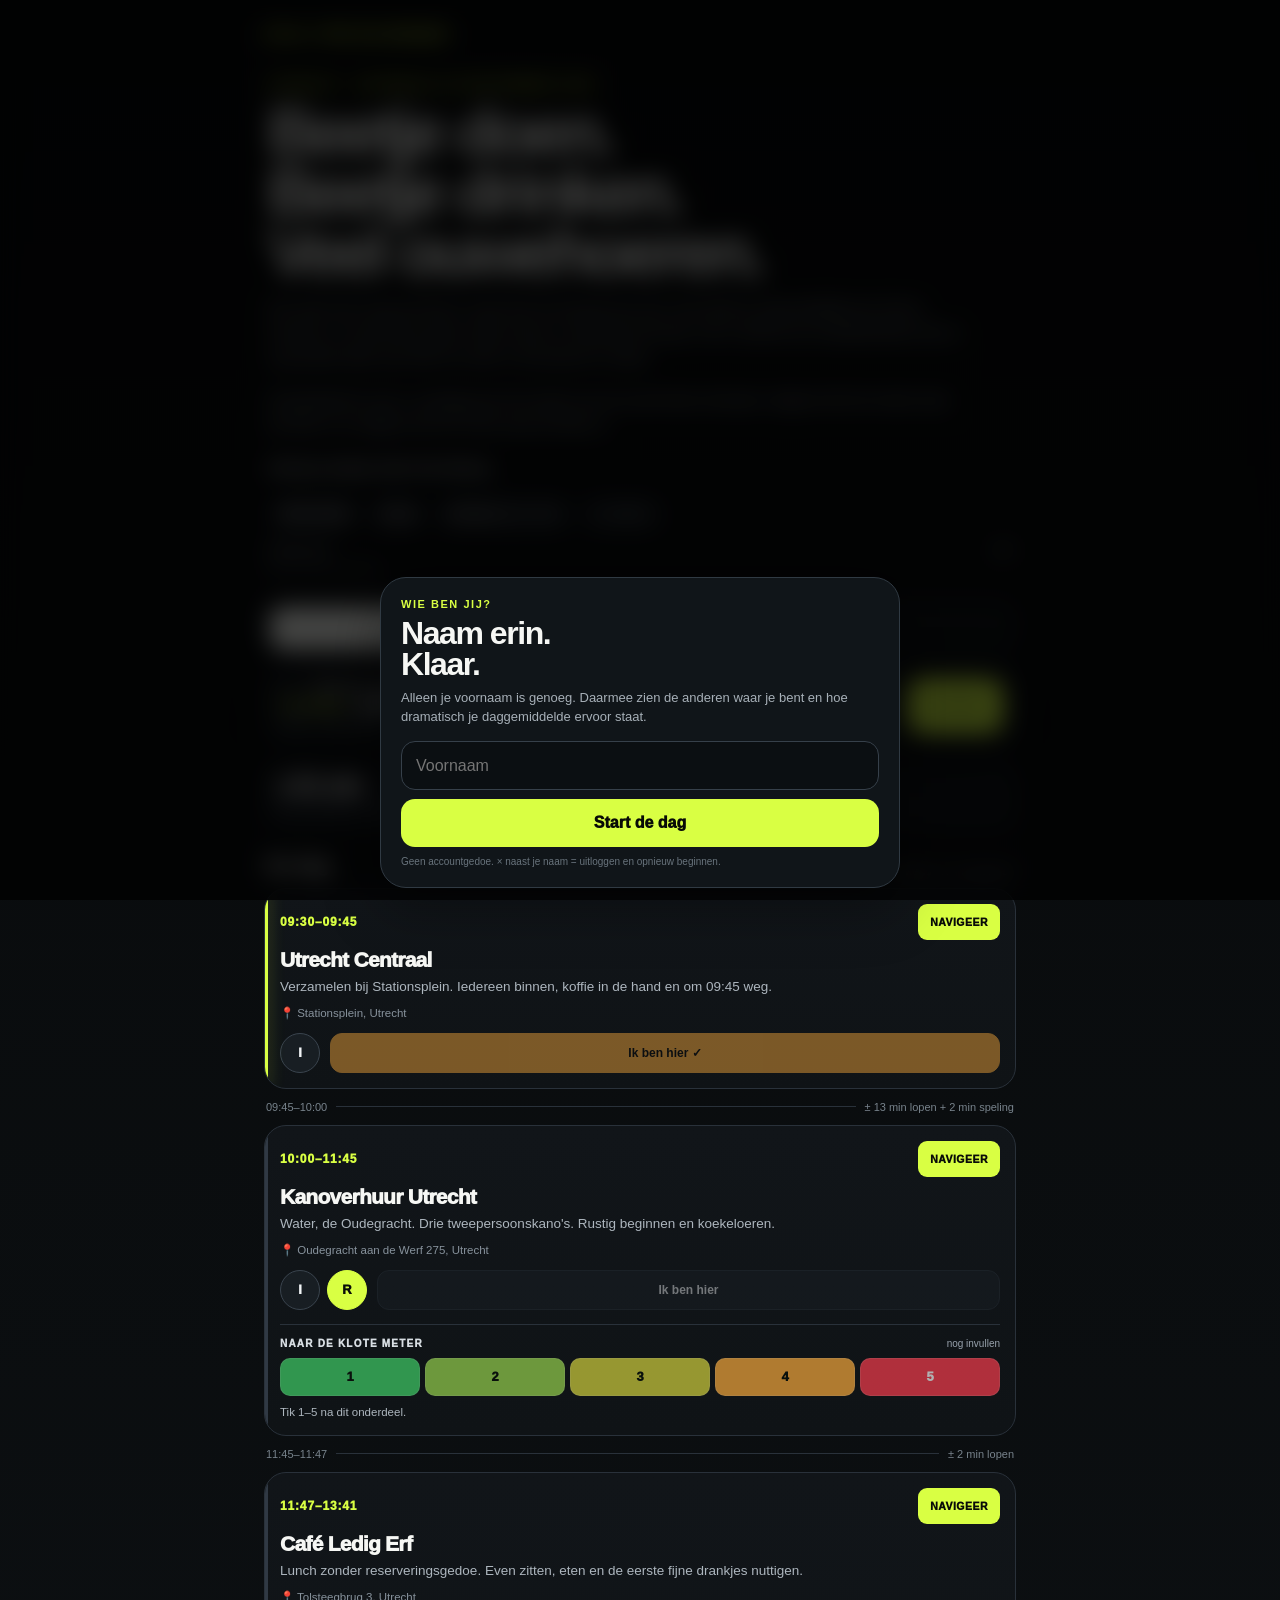
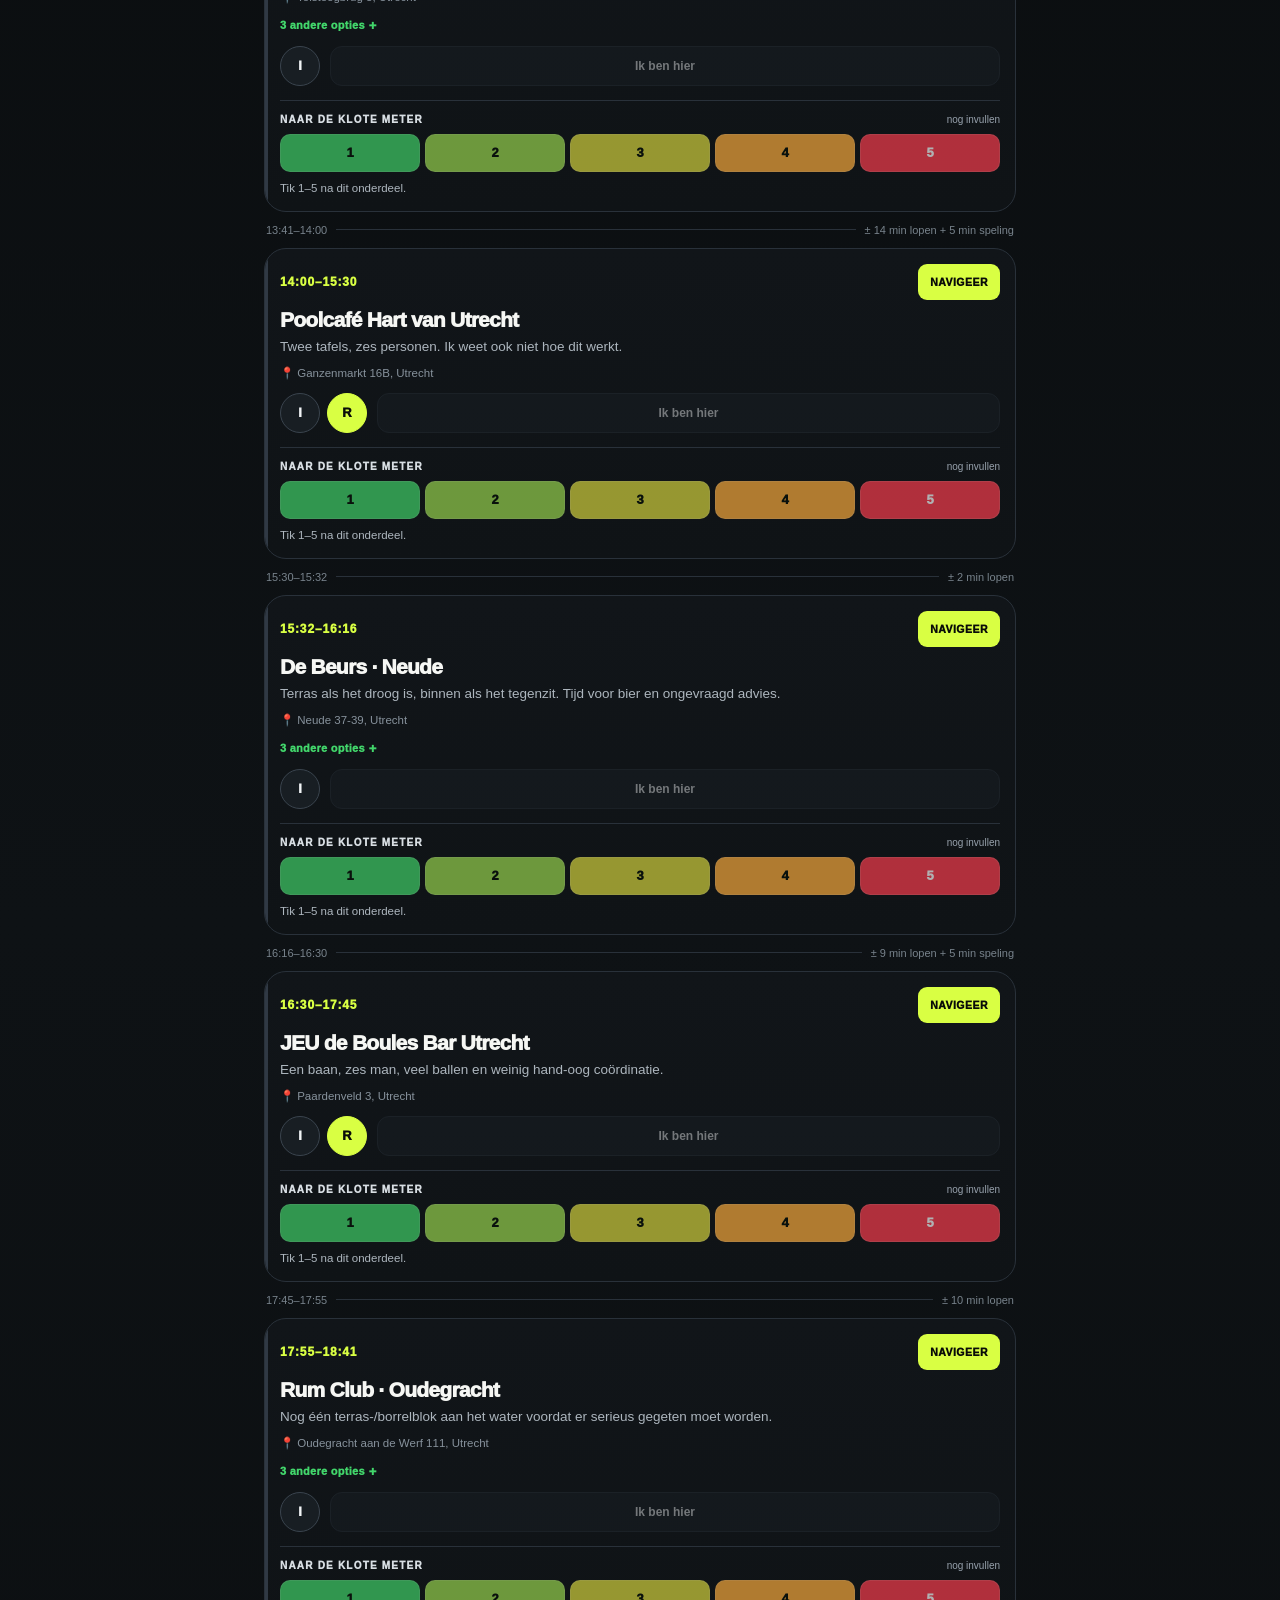
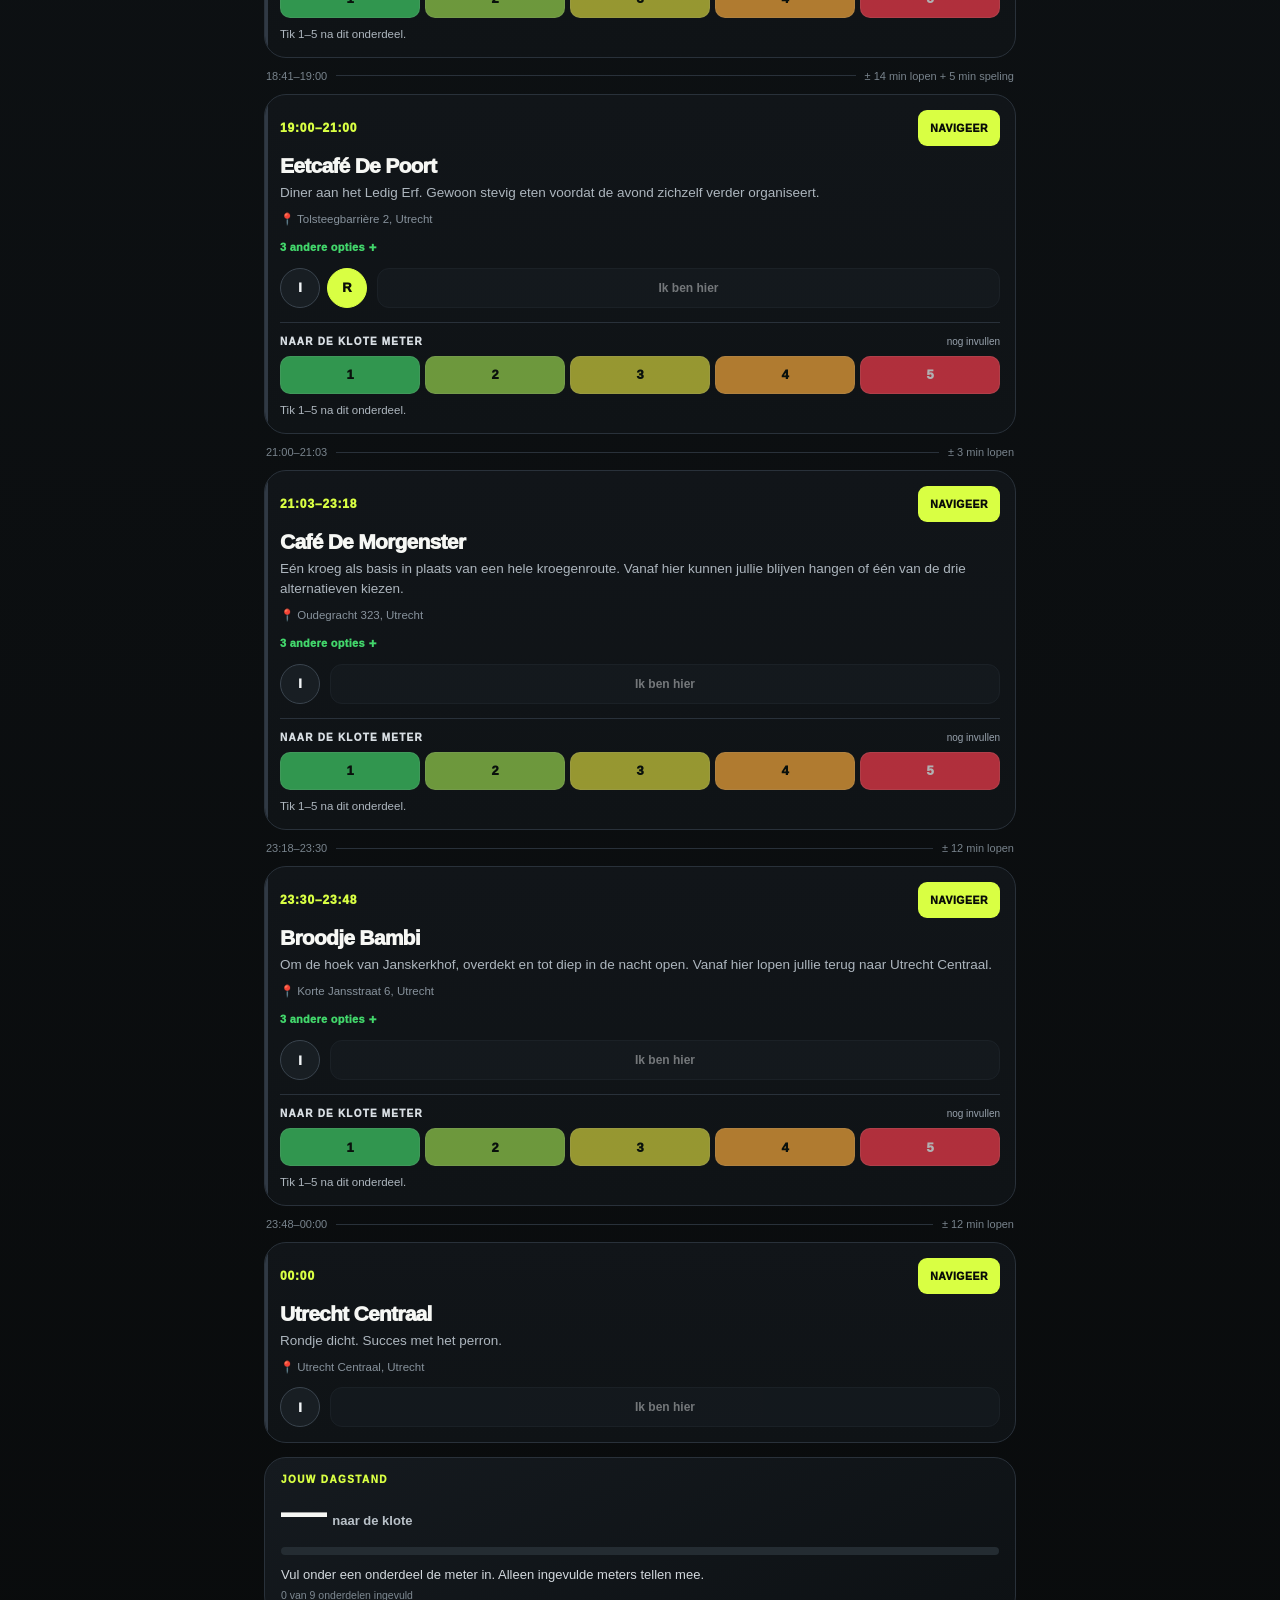
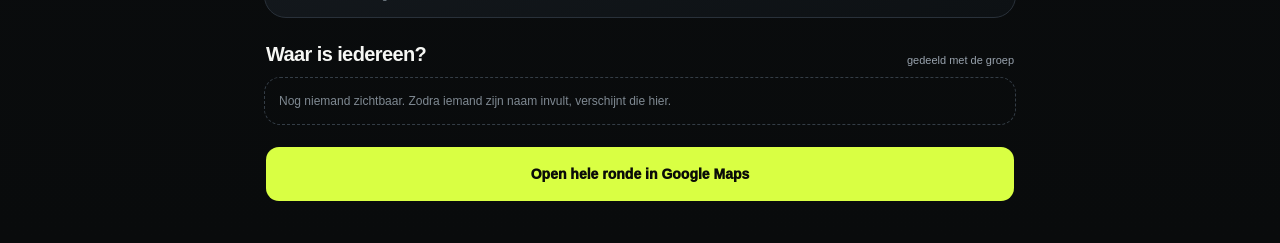
<file: utrecht-sport-spel-24okt2026-v32/index.html>
<!doctype html>
<html lang="nl">
<head>
<meta charset="utf-8" />
<meta name="viewport" content="width=device-width,initial-scale=1,viewport-fit=cover" />
<meta name="theme-color" content="#090b0c" />
<title>UTCA // FÜR DIE MÄNNER — 26 september 2026</title>
<style>
:root{
  --bg:#090b0c;--panel:#111519;--panel2:#161b20;--line:#29313a;--text:#f6f7f4;--muted:#98a2ad;
  --lime:#d9ff43;--blue:#79e5ff;--green:#42d66b;--yellow:#d9d83f;--orange:#ffae3d;--orangered:#ff7043;--red:#ff3e4f;
  --shadow:0 20px 55px rgba(0,0,0,.34);--r:22px;
}
*{box-sizing:border-box} html{scroll-behavior:smooth} body{margin:0;background:linear-gradient(180deg,#07090a 0%,#0e1215 50%,#090b0c 100%);color:var(--text);font-family:Inter,ui-sans-serif,-apple-system,BlinkMacSystemFont,"Segoe UI",sans-serif}
a{color:inherit;text-decoration:none} button,input{font:inherit}.app{max-width:780px;margin:0 auto;padding:14px 14px 34px}
.topline{display:flex;align-items:center;justify-content:space-between;gap:10px;min-height:42px}.brand{font-weight:950;letter-spacing:.13em;font-size:12px;color:var(--lime)}
.userchip{display:none;align-items:center;gap:8px;border:1px solid var(--line);background:#12171b;border-radius:999px;padding:7px 8px 7px 12px;font-size:12px;font-weight:800}.userchip.show{display:flex}.userchip button{width:24px;height:24px;border:0;border-radius:50%;background:#252d34;color:#c6cdd4;cursor:pointer}
.roster-wrap{margin-top:14px}.roster-head{display:flex;align-items:center;justify-content:space-between;gap:10px;margin-bottom:7px;font-size:10px;font-weight:950;letter-spacing:.12em;text-transform:uppercase;color:#7f8992}.roster{display:flex;flex-wrap:wrap;gap:7px}.roster-empty{font-size:11px;color:#69747d}.roster-chip{display:inline-flex;align-items:center;gap:7px;min-height:34px;padding:0 7px 0 11px;border:1px solid var(--line);background:#101519;border-radius:999px;font-size:11.5px;font-weight:900;color:#d7dde2}.roster-chip.me{border-color:rgba(217,255,67,.55);color:var(--lime)}.roster-chip button{width:22px;height:22px;border:0;border-radius:50%;background:#252d34;color:#aeb7bf;font-weight:900;line-height:1;cursor:pointer}.roster-chip button:hover{background:#343e47;color:#fff}.roster-chip button:active{transform:scale(.94)}
.hero{padding:22px 4px 12px}.kicker{font-size:12px;font-weight:900;letter-spacing:.16em;text-transform:uppercase;color:var(--lime)}h1{font-size:clamp(38px,9vw,66px);line-height:.91;letter-spacing:-.06em;margin:10px 0 14px;max-width:720px}.hero-copy{max-width:700px}.hero-copy p{margin:0 0 18px;color:#aab3bc;font-size:15px;line-height:1.65}.hero-copy p:last-child{margin-bottom:0;color:#dfe5ea;font-weight:700}.meta{display:flex;flex-wrap:wrap;gap:8px;margin-top:16px}.chip{border:1px solid var(--line);background:#101418;border-radius:999px;padding:9px 11px;font-size:12px;color:#bcc5cd}.chip strong{color:#fff}
.switcher{position:relative;z-index:1;display:grid;grid-template-columns:1fr 1fr;gap:5px;margin:14px 0 10px;padding:5px;border:1px solid var(--line);background:#0f1316;border-radius:18px}.switcher button{border:0;background:transparent;color:#9aa4ad;border-radius:13px;padding:12px 8px;font-weight:900;cursor:pointer}.switcher button.active{background:#f2f4ef;color:#07090a}
.journeybar{position:sticky;top:7px;z-index:35;display:grid;grid-template-columns:minmax(0,1fr) auto;align-items:center;gap:12px;margin:0 0 13px;padding:12px 12px 12px 14px;border:1px solid var(--line);background:rgba(15,19,22,.96);-webkit-backdrop-filter:blur(18px);backdrop-filter:blur(18px);border-radius:18px;box-shadow:var(--shadow)}.journeycopy{min-width:0}.journey-now{font-size:10px;letter-spacing:.14em;text-transform:uppercase;color:var(--muted);white-space:nowrap;overflow:hidden;text-overflow:ellipsis}.journey-now strong{color:var(--text);font-weight:900}.journey-next{margin-top:4px;font-size:14px;line-height:1.2;color:var(--text);white-space:nowrap;overflow:hidden;text-overflow:ellipsis}.journey-next span{font-size:10px;letter-spacing:.13em;text-transform:uppercase;color:var(--lime);font-weight:950}.journey-next strong{font-weight:950}.journey-meta{margin-top:4px;font-size:10.5px;color:var(--muted);white-space:nowrap;overflow:hidden;text-overflow:ellipsis}.journey-nav{display:flex;align-items:center;justify-content:center;min-width:96px;min-height:54px;padding:0 13px;background:var(--lime);color:#090c08;border-radius:14px;font-size:10.5px;font-weight:950;letter-spacing:.08em;text-transform:uppercase}.journey-nav.disabled{pointer-events:none;opacity:.45;background:#252d34;color:#98a2ad}
.dashboard{display:grid;grid-template-columns:1.2fr .8fr;gap:9px}.dash{background:var(--panel);border:1px solid var(--line);border-radius:18px;padding:13px}.dash .big{font-size:23px;font-weight:950;letter-spacing:-.04em}.dash .small{font-size:10px;text-transform:uppercase;letter-spacing:.1em;color:var(--muted);margin-top:4px}.live{display:inline-flex;align-items:center;gap:6px;font-size:10px;font-weight:900;color:#9ea8b1;text-transform:uppercase;letter-spacing:.08em}.dot{width:7px;height:7px;border-radius:50%;background:#6d7780}.live.ok .dot{background:var(--green);box-shadow:0 0 12px rgba(66,214,107,.55)}
.meter{margin-top:10px;background:linear-gradient(160deg,#12171a,#0e1215);border:1px solid var(--line);border-radius:22px;padding:15px}.meterhead{display:flex;justify-content:space-between;align-items:flex-end;gap:10px}.meterhead h2{font-size:17px;margin:0;letter-spacing:-.02em}.meterhead span{font-size:11px;color:var(--muted)}.meterbuttons{display:grid;grid-template-columns:repeat(5,1fr);gap:6px;margin-top:12px}.meterbuttons button{min-height:46px;border:1px solid rgba(255,255,255,.12);border-radius:13px;font-weight:950;font-size:16px;color:#061008;cursor:pointer;opacity:.68;transform:scale(.98);transition:.16s}.meterbuttons button:nth-child(1){background:var(--green)}.meterbuttons button:nth-child(2){background:#9bd950}.meterbuttons button:nth-child(3){background:var(--yellow)}.meterbuttons button:nth-child(4){background:var(--orange)}.meterbuttons button:nth-child(5){background:var(--red);color:white}.meterbuttons button.active{opacity:1;transform:scale(1.02);outline:2px solid #fff;outline-offset:1px}.meterline{margin-top:11px;font-size:13px;color:#c7cdd3;line-height:1.4}.meterline strong{color:#fff}
.section-title{display:flex;justify-content:space-between;align-items:end;margin:25px 2px 11px}.section-title h2{margin:0;font-size:20px;letter-spacing:-.03em}.section-title span{font-size:11px;color:var(--muted)}
.timeline{display:flex;flex-direction:column;gap:9px}.walk{display:flex;align-items:center;gap:9px;color:#78838c;font-size:11px;padding:3px 2px}.walk .rule{height:1px;background:var(--line);flex:1}.card{position:relative;background:linear-gradient(180deg,var(--panel) 0%,#0f1316 100%);border:1px solid var(--line);border-radius:var(--r);padding:15px;overflow:hidden}.card::before{content:"";position:absolute;left:0;top:0;bottom:0;width:3px;background:#303944}.card.current::before{background:var(--lime);box-shadow:0 0 15px rgba(217,255,67,.45)}.card .top{display:flex;align-items:center;justify-content:space-between;gap:12px}.time{font-size:12px;font-weight:950;color:var(--lime);letter-spacing:.07em}.navbtn{display:inline-flex;align-items:center;justify-content:center;min-height:36px;padding:0 12px;background:var(--lime);color:#090c08;border:0;border-radius:9px;font-size:10.5px;font-weight:950;letter-spacing:.045em;text-transform:uppercase;white-space:nowrap}.navbtn:active{transform:translateY(1px)}.name{font-size:21px;font-weight:950;letter-spacing:-.035em;margin:8px 0 5px}.desc{font-size:13.5px;line-height:1.48;color:#adb6be;margin:0}.location{margin-top:9px;font-size:11.5px;color:#87929c}.row{display:flex;align-items:center;justify-content:space-between;gap:10px;margin-top:13px}.circles{display:flex;gap:7px}.round{width:40px;height:40px;border-radius:50%;border:1px solid #3a444e;background:#181e23;display:grid;place-items:center;font-weight:950;font-size:13px;color:#f1f4f6}.round.r{background:var(--lime);border-color:var(--lime);color:#0a0d08}.here{flex:1;min-height:40px;border-radius:12px;border:1px solid var(--line);background:#1a2026;color:#edf0f2;font-weight:900;font-size:12px;cursor:pointer}.here.active{background:var(--orange);color:#080a0b;border-color:var(--orange)}.here:disabled{opacity:.45;cursor:not-allowed}
.stop-meter{margin-top:14px;padding-top:13px;border-top:1px solid var(--line)}.stop-meter-head{display:flex;justify-content:space-between;align-items:center;gap:10px}.stop-meter-title{font-size:10px;font-weight:950;letter-spacing:.12em;text-transform:uppercase;color:#d8dee3}.stop-meter-state{font-size:10px;color:var(--muted)}.stop-meter-buttons{display:grid;grid-template-columns:repeat(5,1fr);gap:5px;margin-top:9px}.stop-meter-buttons button{height:38px;border:1px solid rgba(255,255,255,.12);border-radius:10px;font-weight:950;font-size:13px;color:#071008;cursor:pointer;opacity:.67;transition:.14s}.stop-meter-buttons button:nth-child(1){background:var(--green)}.stop-meter-buttons button:nth-child(2){background:#9bd950}.stop-meter-buttons button:nth-child(3){background:var(--yellow)}.stop-meter-buttons button:nth-child(4){background:var(--orange)}.stop-meter-buttons button:nth-child(5){background:var(--red);color:#fff}.stop-meter-buttons button.active{opacity:1;outline:2px solid #fff;outline-offset:1px;transform:translateY(-1px)}.stop-meter-copy{margin-top:8px;font-size:11.5px;line-height:1.4;color:#aeb7bf}.stop-meter-copy strong{color:#fff}.dayresult{margin-top:14px;border:1px solid var(--line);background:linear-gradient(155deg,#151a1f,#0d1114);border-radius:22px;padding:16px}.result-kicker{font-size:10px;font-weight:950;letter-spacing:.14em;text-transform:uppercase;color:var(--lime)}.result-main{display:flex;align-items:flex-end;gap:8px;margin-top:6px}.result-main strong{font-size:46px;line-height:.9;letter-spacing:-.06em}.result-main span{font-size:13px;font-weight:900;color:#b9c1c8;padding-bottom:5px}.result-bar{height:8px;background:#242c32;border-radius:999px;overflow:hidden;margin-top:14px}.result-bar i{display:block;width:0;height:100%;background:var(--green);border-radius:inherit;transition:.2s}.result-copy{margin-top:11px;font-size:13px;line-height:1.45;color:#d2d8dd}.result-copy strong{color:#fff}.result-meta{margin-top:5px;font-size:10.5px;color:#7e8992}.score.percent{width:44px;border-radius:999px;font-size:10px;color:#071008}
.group{display:flex;flex-direction:column;gap:8px}.person{display:grid;grid-template-columns:1fr auto;gap:10px;align-items:center;border:1px solid var(--line);background:var(--panel);border-radius:16px;padding:11px 12px}.person strong{font-size:13px}.person small{display:block;color:var(--muted);margin-top:3px;font-size:11px}.score{width:32px;height:32px;border-radius:50%;display:grid;place-items:center;font-weight:950;color:#081008;font-size:13px}.empty{border:1px dashed #343d46;border-radius:16px;padding:14px;color:#7f8992;font-size:12px;line-height:1.5}
.routebox{background:linear-gradient(150deg,#14191e,#0e1215);border:1px solid var(--line);border-radius:22px;padding:15px}.routebox h3{margin:0 0 6px;font-size:17px}.routebox p{margin:0 0 13px;font-size:12.5px;line-height:1.5;color:#9aa4ad}.routepills{display:flex;gap:6px;flex-wrap:wrap;margin-bottom:13px}.routepills span{border:1px solid var(--line);border-radius:999px;padding:7px 9px;font-size:10.5px;color:#bcc4cb}.routebtn{display:flex;align-items:center;justify-content:center;min-height:44px;background:var(--lime);border-radius:13px;color:#0a0c08;font-size:12px;font-weight:950}.route-only{margin-top:22px;padding:0 2px 8px}.route-only .routebtn{min-height:54px;font-size:14px}
.note{margin-top:14px;border:1px solid #3a3322;background:#1b1810;border-radius:16px;padding:13px 14px;color:#d7cba3;font-size:11.5px;line-height:1.5}.note strong{color:#fff3bd}footer{margin:22px 4px 0;color:#65717b;font-size:10.5px;line-height:1.55}
.overlay{position:fixed;inset:0;z-index:80;background:rgba(0,0,0,.72);backdrop-filter:blur(12px);display:none;align-items:flex-end;justify-content:center;padding:12px}.overlay.show{display:flex}.login{width:min(100%,520px);background:#101519;border:1px solid #303a43;border-radius:26px;padding:20px;box-shadow:var(--shadow)}.login .minihead{font-size:11px;font-weight:900;letter-spacing:.14em;color:var(--lime);text-transform:uppercase}.login h2{font-size:32px;line-height:.98;letter-spacing:-.045em;margin:8px 0 9px}.login p{color:#a7b0b8;font-size:13px;line-height:1.45;margin:0 0 14px}.login input{width:100%;height:49px;border-radius:14px;border:1px solid #36404a;background:#0b0f12;color:#fff;padding:0 14px;outline:none}.login input:focus{border-color:var(--lime)}.login button{width:100%;height:48px;margin-top:9px;border:0;border-radius:14px;background:var(--lime);color:#080b06;font-weight:950;cursor:pointer}.login .privacy{margin-top:9px;font-size:10px;color:#68737c}
.toast{position:fixed;left:50%;transform:translateX(-50%);bottom:20px;z-index:90;background:#f1f3ef;color:#090b0c;font-size:11px;font-weight:900;padding:10px 13px;border-radius:999px;opacity:0;pointer-events:none;transition:.2s}.toast.show{opacity:1}

.alternatives{margin-top:11px}.alternatives summary{list-style:none;cursor:pointer;display:inline-flex;align-items:center;gap:4px;width:auto;background:transparent;color:var(--green);border:0;border-radius:0;padding:0;font-size:11px;font-weight:950;letter-spacing:.025em;line-height:1.25}.alternatives summary::-webkit-details-marker{display:none}.alternatives summary span{color:inherit;font-size:13px;line-height:1;transform-origin:center;transition:.14s}.alternatives[open] summary{color:#eef2f4}.alternatives[open] summary span{transform:rotate(45deg)}.alt-list{display:flex;flex-direction:column;gap:7px;margin-top:9px}.alt-row{display:grid;grid-template-columns:minmax(0,1fr) auto;gap:10px;align-items:center;padding:9px 0;border-top:1px solid rgba(255,255,255,.055)}.alt-row:first-child{border-top:0}.alt-select{appearance:none;-webkit-appearance:none;width:100%;padding:0;border:0;background:transparent;color:inherit;text-align:left;cursor:pointer}.alt-select:active .alt-name{color:var(--lime)}.alt-select:disabled{cursor:not-allowed;opacity:.42}.alt-select:disabled .alt-name{color:#98a2aa}.alt-name{font-size:12.5px;font-weight:900;color:#eef2f4}.alt-walk{font-size:10px;font-weight:850;color:#8e99a2;margin-left:4px;white-space:nowrap}.alt-note{font-size:10.5px;color:#7f8a93;margin-top:2px;line-height:1.35}.alt-actions{display:flex;gap:5px}.mini-round{width:30px;height:30px;border-radius:50%;border:1px solid #3a444e;background:#181e23;display:grid;place-items:center;font-weight:950;font-size:10px;color:#f1f4f6}.mini-round.r{background:var(--lime);border-color:var(--lime);color:#0a0d08}.legend{font-size:10px;color:#7d8891;margin:7px 2px 0}.boot-error{display:none;margin:10px 0;padding:11px;border:1px solid #6a3a3f;background:#241315;color:#ffb8be;font-size:11px;line-height:1.4}.boot-error.show{display:block}

@media(max-width:470px){.app{padding-left:11px;padding-right:11px}.dashboard{grid-template-columns:1fr 1fr}.hero{padding-top:16px}.name{font-size:19px}.row{align-items:stretch}.round{width:38px;height:38px}.here{min-width:105px}.login{border-radius:22px}.overlay{align-items:flex-end}.journeybar{top:max(7px,env(safe-area-inset-top));gap:9px;padding:11px}.journey-next{font-size:13px}.journey-nav{min-width:88px;min-height:52px;padding:0 11px}}
</style>
</head>
<body>
<main class="app">
  <div class="topline">
    <div class="brand">UTCA // FÜR DIE MÄNNER</div>
    <div class="userchip" id="userChip"><span id="userName"></span><button id="logout" aria-label="Naam wissen">×</button></div>
  </div>

  <header class="hero" id="dag">
    <div class="kicker">Utrecht · zaterdag 26 september 2026</div>
    <h1>Beetje doen.<br>Beetje drinken.<br>Veel ouwehoeren.</h1>
    <div class="hero-copy"><p>Een wijs man zong ooit dat er maar één de winnaar kan zijn. Dan denk je waarschijnlijk aan Henny Huisman. En dat heb je goed. Maar Henny is helemaal niet wijs. Het is slechts een aandachtshoer die er nog steeds alles aan doet om weer in the picture te staan.</p><p>Desalniettemin zijn er vandaag aan het einde van de avond twee winnaars: degene die het meest naar de klote is en degene die het minst naar de klote is.</p><p>Choose wisely. Don’t be Henny.</p></div>
    <div class="meta">
      <div class="chip"><strong>09:30–00:00</strong></div>
      <div class="chip"><strong>6 man</strong></div>
      <div class="chip" id="walkChip"><strong>± 90 min</strong> lopen totaal</div>
      <div class="chip"><span class="live" id="liveState"><span class="dot"></span><span>lokaal</span></span></div>
    </div>
    <div class="roster-wrap" aria-label="Ingelogde deelnemers">
      <div class="roster-head"><span>Ingelogd</span><span id="rosterCount">0/6</span></div>
      <div class="roster" id="roster"><span class="roster-empty">Nog niemand zichtbaar.</span></div>
    </div>
  </header>

  <div class="switcher" aria-label="Weeroptie">
    <button class="active" data-mode="sun">☀️ Zon</button>
    <button data-mode="rain">🌧️ Regen</button>
  </div>

  <div class="journeybar" id="journeyBar" aria-live="polite">
    <div class="journeycopy">
      <div class="journey-now">NU · <strong id="journeyNow">Utrecht Centraal</strong></div>
      <div class="journey-next"><span>VOLGENDE</span> · <strong id="journeyNext">Kanoverhuur Utrecht</strong></div>
      <div class="journey-meta" id="journeyMeta">10:00 · volgende stop</div>
    </div>
    <a class="journey-nav" id="journeyNav" href="#">NAVIGEER</a>
  </div>

  <section class="dashboard">
    <div class="dash"><div class="big" id="routeWalk">± 90 min</div><div class="small">hele ronde lopen</div></div>
    <div class="dash"><div class="big" id="groupAverage">—</div><div class="small">groep gemiddeld</div></div>
  </section>



  <div class="boot-error show" id="jsPreviewWarning"><strong>iOS-bestandsweergave:</strong> als je dit bericht blijft zien, wordt JavaScript in deze lokale HTML-weergave niet uitgevoerd. De route blijft zichtbaar; voor login, meters en wisselknoppen open je dezelfde pagina via http:// of https://.</div>
  <div class="boot-error" id="bootError">De interactieve laag kon niet starten. Open deze pagina rechtstreeks in Safari/Chrome of publiceer hem via Cloudflare Pages.</div>
  <noscript><div class="boot-error show"><strong>JavaScript staat uit in deze weergave.</strong> Daarom werken login, meters en locatiekeuzes hier niet. De route en directe links hieronder blijven wel bruikbaar.</div></noscript>
  <div class="section-title"><h2>De dag</h2><span>I = reviews · R = reserveren</span></div>
  <section class="timeline" id="timeline">
    <article class="card" data-static-fallback="1"><div class="top"><div class="time">09:30–09:45</div><a class="navbtn" href="https://www.google.com/maps/dir/?api=1&destination=Stationsplein%2C%20Utrecht&travelmode=walking" target="_blank">NAVIGEER</a></div><div class="name">Utrecht Centraal</div><p class="desc">Verzamelen bij Stationsplein. Iedereen binnen, koffie in de hand en om 09:45 weg.</p><div class="location">📍 Stationsplein, Utrecht</div><div class="row"><div class="circles"><a class="round" href="https://www.google.com/maps/search/?api=1&query=Utrecht%20Centraal" target="_blank">I</a></div></div></article>
    <div class="walk"><span>09:45–10:00</span><div class="rule"></div><span>± 13 min lopen + 2 min speling</span></div>
    <article class="card" data-static-fallback="1"><div class="top"><div class="time">10:00–11:45</div><a class="navbtn" href="https://www.google.com/maps/dir/?api=1&destination=Oudegracht%20aan%20de%20Werf%20275%2C%20Utrecht&travelmode=walking" target="_blank">NAVIGEER</a></div><div class="name">Kanoverhuur Utrecht</div><p class="desc">Water, de Oudegracht. Drie tweepersoonskano's. Rustig beginnen en koekeloeren.</p><div class="location">📍 Oudegracht aan de Werf 275, Utrecht</div><div class="row"><div class="circles"><a class="round" href="https://www.google.com/maps/search/?api=1&query=Kanoverhuur%20Utrecht%20Oudegracht%20aan%20de%20Werf%20275%20Utrecht" target="_blank">I</a><a class="round r" href="https://kanoverhuurutrecht.nl/reserveren" target="_blank">R</a></div></div></article>
    <div class="walk"><span>12:00–12:02</span><div class="rule"></div><span>± 2 min lopen</span></div>
    <article class="card" data-static-fallback="1"><div class="top"><div class="time">12:02–13:41</div><a class="navbtn" href="https://www.google.com/maps/dir/?api=1&destination=Tolsteegbrug%203%2C%20Utrecht&travelmode=walking" target="_blank">NAVIGEER</a></div><div class="name">Café Ledig Erf</div><p class="desc">Lunch zonder reserveringsgedoe. Even zitten, eten en de eerste fijne drankjes nuttigen.</p><div class="location">📍 Tolsteegbrug 3, Utrecht</div><details class="alternatives"><summary>3 andere opties <span>+</span></summary><div class="alt-list"><div class="alt-row"><div><div class="alt-name">Léo Léo</div><div class="alt-note">Franse lunch · Twijnstraat 58</div></div></div><div class="alt-row"><div><div class="alt-name">BROEI</div><div class="alt-note">Plantaardige lunch · Oosterkade 24</div></div></div><div class="alt-row"><div><div class="alt-name">Orloff aan de Kade</div><div class="alt-note">Lunch aan de kade · Oosterkade 18</div></div></div></div></details><div class="row"><div class="circles"><a class="round" href="https://www.google.com/maps/search/?api=1&query=Caf%C3%A9%20Ledig%20Erf%20Tolsteegbrug%203%20Utrecht" target="_blank">I</a></div></div></article>
    <div class="walk"><span>13:41–14:00</span><div class="rule"></div><span>± 14 min lopen + 5 min speling</span></div>
    <article class="card" data-static-fallback="1"><div class="top"><div class="time">14:00–15:30</div><a class="navbtn" href="https://www.google.com/maps/dir/?api=1&destination=Ganzenmarkt%2016B%2C%20Utrecht&travelmode=walking" target="_blank">NAVIGEER</a></div><div class="name">Poolcafé Hart van Utrecht</div><p class="desc">Twee tafels, zes personen. Ik weet ook niet hoe dit werkt.</p><div class="location">📍 Ganzenmarkt 16B, Utrecht</div><div class="row"><div class="circles"><a class="round" href="https://www.google.com/maps/search/?api=1&query=Poolcaf%C3%A9%20Hart%20van%20Utrecht%20Ganzenmarkt%2016B%20Utrecht" target="_blank">I</a><a class="round r" href="https://www.poolenutrecht.nl/reserveren/" target="_blank">R</a></div></div></article>
    <div class="walk"><span>15:30–15:32</span><div class="rule"></div><span>± 2 min lopen</span></div>
    <article class="card" data-static-fallback="1"><div class="top"><div class="time">15:32–16:16</div><a class="navbtn" href="https://www.google.com/maps/dir/?api=1&destination=Neude%2037-39%2C%20Utrecht&travelmode=walking" target="_blank">NAVIGEER</a></div><div class="name">De Beurs · Neude</div><p class="desc">Terras als het droog is, binnen als het tegenzit. Tijd voor bier en ongevraagd advies.</p><div class="location">📍 Neude 37-39, Utrecht</div><details class="alternatives"><summary>3 andere opties <span>+</span></summary><div class="alt-list"><div class="alt-row"><div><div class="alt-name">Café Le Journal</div><div class="alt-note">Neude 32–34</div></div></div><div class="alt-row"><div><div class="alt-name">Tapperij de Luifel</div><div class="alt-note">Neude 35</div></div></div><div class="alt-row"><div><div class="alt-name">Ubica</div><div class="alt-note">Bier &amp; cocktails · Ganzenmarkt 24</div></div></div></div></details><div class="row"><div class="circles"><a class="round" href="https://www.google.com/maps/search/?api=1&query=De%20Beurs%20Neude%20Utrecht" target="_blank">I</a></div></div></article>
    <div class="walk"><span>16:16–16:30</span><div class="rule"></div><span>± 9 min lopen + 5 min speling</span></div>
    <article class="card" data-static-fallback="1"><div class="top"><div class="time">16:30–17:45</div><a class="navbtn" href="https://www.google.com/maps/dir/?api=1&destination=Paardenveld%203%2C%20Utrecht&travelmode=walking" target="_blank">NAVIGEER</a></div><div class="name">JEU de Boules Bar Utrecht</div><p class="desc">Een baan, zes man, veel ballen en weinig hand-oog coördinatie.</p><div class="location">📍 Paardenveld 3, Utrecht</div><div class="row"><div class="circles"><a class="round" href="https://www.google.com/maps/search/?api=1&query=JEU%20de%20boules%20bar%20Utrecht%20Paardenveld%203" target="_blank">I</a><a class="round r" href="https://jeudeboulesbar.nl/reserveren/" target="_blank">R</a></div></div></article>
    <div class="walk"><span>17:45–17:55</span><div class="rule"></div><span>± 10 min lopen</span></div>
    <article class="card" data-static-fallback="1"><div class="top"><div class="time">17:55–18:41</div><a class="navbtn" href="https://www.google.com/maps/dir/?api=1&destination=Oudegracht%20aan%20de%20Werf%20111%2C%20Utrecht&travelmode=walking" target="_blank">NAVIGEER</a></div><div class="name">Rum Club · Oudegracht</div><p class="desc">Nog één terras-/borrelblok aan het water voordat er serieus gegeten moet worden.</p><div class="location">📍 Oudegracht aan de Werf 111, Utrecht</div><details class="alternatives"><summary>3 andere opties <span>+</span></summary><div class="alt-list"><div class="alt-row"><div><div class="alt-name">Winkel van Sinkel</div><div class="alt-note">Oudegracht 158</div></div></div><div class="alt-row"><div><div class="alt-name">Beers &amp; Barrels Centrum</div><div class="alt-note">Oudegracht a/d Werf 125</div></div></div><div class="alt-row"><div><div class="alt-name">Kafé België</div><div class="alt-note">Speciaalbier · Oudegracht 196</div></div></div></div></details><div class="row"><div class="circles"><a class="round" href="https://www.google.com/maps/search/?api=1&query=Rum%20Club%20Oudegracht%20aan%20de%20Werf%20111%20Utrecht" target="_blank">I</a></div></div></article>
    <div class="walk"><span>18:41–19:00</span><div class="rule"></div><span>± 14 min lopen + 5 min speling</span></div>
    <article class="card" data-static-fallback="1"><div class="top"><div class="time">19:00–21:00</div><a class="navbtn" href="https://www.google.com/maps/dir/?api=1&destination=Tolsteegbarri%C3%A8re%202%2C%20Utrecht&travelmode=walking" target="_blank">NAVIGEER</a></div><div class="name">Eetcafé De Poort</div><p class="desc">Diner aan het Ledig Erf. Gewoon stevig eten voordat de avond zichzelf verder organiseert.</p><div class="location">📍 Tolsteegbarrière 2, Utrecht</div><details class="alternatives"><summary>3 andere opties <span>+</span></summary><div class="alt-list"><div class="alt-row"><div><div class="alt-name">De Utrechter</div><div class="alt-note">Stadsbrasserie · Vredenburg 40</div></div></div><div class="alt-row"><div><div class="alt-name">Beers &amp; Barrels Centrum</div><div class="alt-note">Burgers, vlees &amp; bier · Oudegracht a/d Werf 125</div></div></div><div class="alt-row"><div><div class="alt-name">&#x27;t Taphuys</div><div class="alt-note">Diner + zelf bier/wijn tappen · Mariaplaats 3</div></div></div></div></details><div class="row"><div class="circles"><a class="round" href="https://www.google.com/maps/search/?api=1&query=Eetcaf%C3%A9%20De%20Poort%20Tolsteegbarri%C3%A8re%202%20Utrecht" target="_blank">I</a><a class="round r" href="tel:+31302314572" target="_blank">R</a></div></div></article>
    <div class="walk"><span>21:00–21:03</span><div class="rule"></div><span>± 3 min lopen</span></div>
    <article class="card" data-static-fallback="1"><div class="top"><div class="time">21:03–23:18</div><a class="navbtn" href="https://www.google.com/maps/dir/?api=1&destination=Oudegracht%20323%2C%20Utrecht&travelmode=walking" target="_blank">NAVIGEER</a></div><div class="name">Café De Morgenster</div><p class="desc">Eén kroeg als basis in plaats van een hele kroegenroute. Vanaf hier kunnen jullie blijven hangen of één van de drie alternatieven kiezen.</p><div class="location">📍 Oudegracht 323, Utrecht</div><details class="alternatives"><summary>3 andere opties <span>+</span></summary><div class="alt-list"><div class="alt-row"><div><div class="alt-name">Café DeRat</div><div class="alt-note">Bruine kroeg · Lange Smeestraat 37</div></div></div><div class="alt-row"><div><div class="alt-name">Kafé België</div><div class="alt-note">Speciaalbier · Oudegracht 196</div></div></div><div class="alt-row"><div><div class="alt-name">Café de Zaak</div><div class="alt-note">Korte Minrebroederstraat 9</div></div></div></div></details><div class="row"><div class="circles"><a class="round" href="https://www.google.com/maps/search/?api=1&query=Caf%C3%A9%20De%20Morgenster%20Oudegracht%20323%20Utrecht" target="_blank">I</a></div></div></article>
    <div class="walk"><span>23:18–23:30</span><div class="rule"></div><span>± 12 min lopen</span></div>
    <article class="card" data-static-fallback="1"><div class="top"><div class="time">23:30–23:48</div><a class="navbtn" href="https://www.google.com/maps/dir/?api=1&destination=Korte%20Jansstraat%206%2C%20Utrecht&travelmode=walking" target="_blank">NAVIGEER</a></div><div class="name">Broodje Bambi</div><p class="desc">Om de hoek van Janskerkhof, overdekt en tot diep in de nacht open. Vanaf hier lopen jullie terug naar Utrecht Centraal.</p><div class="location">📍 Korte Jansstraat 6, Utrecht</div><details class="alternatives"><summary>3 andere opties <span>+</span></summary><div class="alt-list"><div class="alt-row"><div><div class="alt-name">Cafetaria Ten Beste</div><div class="alt-note">Late snack · Predikherenstraat 2</div></div></div><div class="alt-row"><div><div class="alt-name">Grillroom Huzur</div><div class="alt-note">Shoarma &amp; grill · Voorstraat 74</div></div></div><div class="alt-row"><div><div class="alt-name">Polleke Utrecht</div><div class="alt-note">Broodjes &amp; late hap · Korte Jansstraat 12</div></div></div></div></details><div class="row"><div class="circles"><a class="round" href="https://www.google.com/maps/search/?api=1&query=Broodje%20Bambi%20Korte%20Jansstraat%206%20Utrecht" target="_blank">I</a></div></div></article>
    <div class="walk"><span>23:48–00:00</span><div class="rule"></div><span>± 12 min lopen</span></div>
    <article class="card" data-static-fallback="1"><div class="top"><div class="time">00:00</div><a class="navbtn" href="https://www.google.com/maps/dir/?api=1&destination=Utrecht%20Centraal%2C%20Utrecht&travelmode=walking" target="_blank">NAVIGEER</a></div><div class="name">Utrecht Centraal</div><p class="desc">Rondje dicht. Succes met het perron.</p><div class="location">📍 Utrecht Centraal, Utrecht</div></article>
  </section>

  <section class="dayresult" id="dayResult">
    <div class="result-kicker">Jouw dagstand</div>
    <div class="result-main"><strong id="dayPercent">—</strong><span>naar de klote</span></div>
    <div class="result-bar"><i id="dayBar"></i></div>
    <div class="result-copy" id="dayCopy">Vul onder een onderdeel de meter in. Alleen ingevulde meters tellen mee.</div>
    <div class="result-meta" id="dayMeta">0 onderdelen ingevuld</div>
  </section>

  <div class="section-title" id="groep"><h2>Waar is iedereen?</h2><span>gedeeld met de groep</span></div>
  <section class="group" id="groupList"><div class="empty">Vul bovenaan je naam in. Daarna kan iedereen op een stop op <strong>“Ik ben hier”</strong> tikken.</div></section>

  <section class="route-only">
    <a class="routebtn" id="fullRoute" target="_blank" rel="noopener">Open hele ronde in Google Maps</a>
  </section>

</main>


<div class="overlay" id="loginOverlay">
  <div class="login">
    <div class="minihead">Wie ben jij?</div>
    <h2>Naam erin.<br>Klaar.</h2>
    <p>Alleen je voornaam is genoeg. Daarmee zien de anderen waar je bent en hoe dramatisch je daggemiddelde ervoor staat.</p>
    <input id="nameInput" maxlength="24" autocomplete="nickname" placeholder="Voornaam" />
    <button id="loginBtn">Start de dag</button>
    <div class="privacy">Geen accountgedoe. × naast je naam = uitloggen en opnieuw beginnen.</div>
  </div>
</div>
<div class="toast" id="toast"></div>

<script>
(function(){
'use strict';
var meterBands={1:{label:'Verdacht fris',text:'',color:'#42d66b'},2:{label:'Keurig op koers',text:'',color:'#9bd950'},3:{label:'Lekker uit de hand',text:'',color:'#d9d83f'},4:{label:'Ik hier?',text:'',color:'#ffae3d'},5:{label:'Balzak.',text:'',color:'#ff3e4f'}};
function maps(q){return 'https://www.google.com/maps/search/?api=1&query='+encodeURIComponent(q)}
function nav(q){return 'https://www.google.com/maps/dir/?api=1&destination='+encodeURIComponent(q)+'&travelmode=walking'}
var lunchAlts=[
 {name:'Léo Léo',note:'Franse lunch · Twijnstraat 58',desc:'Franse bistro in de Twijnstraat. Croques, brood, koffie en genoeg om daarna weer verder te kunnen.',addr:'Twijnstraat 58, Utrecht',geo:[52.08245,5.12295],info:maps('Léo Léo Twijnstraat 58 Utrecht')},
 {name:'BROEI',note:'Plantaardige lunch · Oosterkade 24',desc:'Plantaardige lunch aan de kade. Rustiger alternatief, nog steeds vlak bij het Ledig Erf.',addr:'Oosterkade 24, Utrecht',geo:[52.08005,5.12155],info:maps('BROEI Oosterkade 24 Utrecht')},
 {name:'Orloff aan de Kade',note:'Lunch aan de kade · Oosterkade 18',desc:'Ruim café-restaurant aan de Oosterkade. Makkelijk met zes en logisch op de route richting de binnenstad.',addr:'Oosterkade 18, Utrecht',geo:[52.08025,5.12130],info:maps('Orloff aan de Kade Oosterkade 18 Utrecht')}
];
var neudeAlts=[
 {name:'Café Le Journal',note:'Neude 32–34',desc:'Klassiek Neude-café met groot terras. Binnen werkt net zo goed als oktober besluit vervelend te doen.',addr:'Neude 32-34, Utrecht',geo:[52.09332,5.11855],info:maps('Café Le Journal Neude Utrecht')},
 {name:'Tapperij de Luifel',note:'Neude 35',desc:'Rechttoe-rechtaan café aan de Neude. Bier, uitzicht op het plein en weinig reden om ingewikkeld te doen.',addr:'Neude 35, Utrecht',geo:[52.09340,5.11835],info:maps('Tapperij de Luifel Neude 35 Utrecht')},
 {name:'Ubica',note:'Bier & cocktails · Ganzenmarkt 24',desc:'Historisch pand aan de Ganzenmarkt, vlak naast het poolcafé. Handig als de Neude vol staat.',addr:'Ganzenmarkt 24, Utrecht',geo:[52.09247,5.11938],info:maps('Ubica Ganzenmarkt 24 Utrecht')}
];
var oudegrachtAlts=[
 {name:'Winkel van Sinkel',note:'Oudegracht 158',desc:'Groot grandcafé aan de Oudegracht met terras aan de werf. Handig voor zes man en weinig logistiek gedoe.',addr:'Oudegracht 158, Utrecht',geo:[52.09162,5.11825],info:maps('Winkel van Sinkel Oudegracht 158 Utrecht')},
 {name:'Beers & Barrels Centrum',note:'Oudegracht a/d Werf 125',desc:'Bier en borrel aan de werf. Net iets steviger dan een gewoon terrasrondje.',addr:'Oudegracht aan de Werf 125, Utrecht',geo:[52.09105,5.11755],info:maps('Beers & Barrels Utrecht Centrum Oudegracht 125')},
 {name:'Kafé België',note:'Speciaalbier · Oudegracht 196',desc:'Utrechts speciaalbierinstituut. Goede optie als het terrasweer definitief is opgegeven.',addr:'Oudegracht 196, Utrecht',geo:[52.08945,5.12130],info:maps('Kafé België Oudegracht 196 Utrecht')}
];
var dinnerAlts=[
 {name:'De Utrechter',note:'Stadsbrasserie · Vredenburg 40',desc:'Ruime stadsbrasserie tegenover TivoliVredenburg. Goede veilige keuze voor zes man.',addr:'Vredenburg 40, Utrecht',geo:[52.092664,5.111697],info:maps('De Utrechter Vredenburg 40 Utrecht'),reserve:'https://deutrechter.nl/'},
 {name:'Beers & Barrels Centrum',note:'Burgers, vlees & bier · Oudegracht a/d Werf 125',desc:'Burgers, vlees en veel bier aan de Oudegracht. Goede keuze als niemand nog behoefte heeft aan subtiele porties.',addr:'Oudegracht aan de Werf 125, Utrecht',geo:[52.09105,5.11755],info:maps('Beers & Barrels Utrecht Centrum Oudegracht 125'),reserve:'tel:+31306368744'},
 {name:"'t Taphuys",note:'Diner + zelf bier/wijn tappen · Mariaplaats 3',desc:'Diner met zelf bier en wijn tappen. Efficiënt systeem, potentieel desastreus voor de meter.',addr:'Mariaplaats 3, Utrecht',geo:[52.09020,5.11462],info:maps("'t Taphuys Utrecht Mariaplaats 3"),reserve:'https://www.taphuys.nl/utrecht/groepen'}
];
var barsAlts=[
 {name:'Café DeRat',note:'Bruine kroeg · Lange Smeestraat 37',desc:'Kleine huiskamerkroeg met veel speciaalbier en precies genoeg ruimte om te doen alsof het nog vroeg is.',addr:'Lange Smeestraat 37, Utrecht',geo:[52.08563,5.12148],info:maps('Café DeRat Lange Smeestraat 37 Utrecht')},
 {name:'Kafé België',note:'Speciaalbier · Oudegracht 196',desc:'Veel bier, weinig franje. Sterke tussenstop richting Janskerkhof en de afsluiter.',addr:'Oudegracht 196, Utrecht',geo:[52.08945,5.12130],info:maps('Kafé België Oudegracht 196 Utrecht')},
 {name:'Café de Zaak',note:'Korte Minrebroederstraat 9',desc:'Centraal, druk en ongecompliceerd. Vanaf hier is Bambi praktisch om de hoek.',addr:'Korte Minrebroederstraat 9, Utrecht',geo:[52.09272,5.12055],info:maps('Café de Zaak Korte Minrebroederstraat 9 Utrecht')}
];
var finalAlts=[
 {name:'Cafetaria Ten Beste',note:'Late snack · Predikherenstraat 2',desc:'Kapsalon, döner en snacks. Noordelijk van Bambi, maar nog steeds goed terug te lopen naar Centraal.',addr:'Predikherenstraat 2, Utrecht',geo:[52.09615,5.12055],info:maps('Cafetaria Ten Beste Predikherenstraat 2 Utrecht')},
 {name:'Grillroom Huzur',note:'Shoarma & grill · Voorstraat 74',desc:'Late grilloptie aan de Voorstraat. Stevig, snel en nog open als de rest al verstandig begint te doen.',addr:'Voorstraat 74, Utrecht',geo:[52.09608,5.12192],info:maps('Grillroom Huzur Voorstraat 74 Utrecht')},
 {name:'Polleke Utrecht',note:'Broodjes & late hap · Korte Jansstraat 12',desc:'Zelfde straat als Bambi. Minimale omweg, maximale kans dat iemand alsnog een broodje nodig heeft.',addr:'Korte Jansstraat 12, Utrecht',geo:[52.09318,5.12153],info:maps('Polleke Korte Jansstraat 12 Utrecht')}
];
var stopsCommon=[
 {id:'start',time:'09:30–09:45',fixedStart:570,fixedEnd:585,name:'Utrecht Centraal',kind:'finish',meter:false,desc:'Verzamelen bij Stationsplein. Iedereen binnen, koffie in de hand en om 09:45 weg.',addr:'Stationsplein, Utrecht',geo:[52.08944,5.11028],info:maps('Utrecht Centraal')},
 {id:'lunch',time:'dynamisch',name:'Café Ledig Erf',optionNote:'Lunch · Tolsteegbrug 3',kind:'food',meter:true,desc:'Lunch zonder reserveringsgedoe. Even zitten, eten en de eerste fijne drankjes nuttigen.',addr:'Tolsteegbrug 3, Utrecht',geo:[52.08312,5.12302],info:maps('Café Ledig Erf Tolsteegbrug 3 Utrecht'),alts:lunchAlts},
 {id:'pool',time:'14:00–15:30',fixedStart:840,fixedEnd:930,reservationAnchor:true,name:'Poolcafé Hart van Utrecht',kind:'play',meter:true,desc:'Twee tafels, zes personen. Ik weet ook niet hoe dit werkt.',addr:'Ganzenmarkt 16B, Utrecht',geo:[52.092330,5.119405],info:maps('Poolcafé Hart van Utrecht Ganzenmarkt 16B Utrecht'),reserve:'https://www.poolenutrecht.nl/reserveren/'},
 {id:'neude',time:'dynamisch',name:'De Beurs · Neude',optionNote:'Terras / café · Neude 37–39',kind:'food',meter:true,desc:'Terras als het droog is, binnen als het tegenzit. Tijd voor bier en ongevraagd advies.',addr:'Neude 37-39, Utrecht',geo:[52.09345,5.11820],info:maps('De Beurs Neude Utrecht'),alts:neudeAlts},
 {id:'jeu',time:'16:30–17:45',fixedStart:990,fixedEnd:1065,reservationAnchor:true,name:'JEU de Boules Bar Utrecht',kind:'play',meter:true,desc:'Een baan, zes man, veel ballen en weinig hand-oog coördinatie.',addr:'Paardenveld 3, Utrecht',geo:[52.09505,5.10895],info:maps('JEU de boules bar Utrecht Paardenveld 3'),reserve:'https://jeudeboulesbar.nl/reserveren/'},
 {id:'oudegracht',time:'dynamisch',name:'Rum Club · Oudegracht',optionNote:'Terras / borrel · Oudegracht a/d Werf 111',kind:'food',meter:true,desc:'Nog één terras-/borrelblok aan het water voordat er serieus gegeten moet worden.',addr:'Oudegracht aan de Werf 111, Utrecht',geo:[52.09177,5.11803],info:maps('Rum Club Oudegracht aan de Werf 111 Utrecht'),alts:oudegrachtAlts},
 {id:'dinner',time:'19:00–21:00',fixedStart:1140,fixedEnd:1260,reservationAnchor:true,name:'Eetcafé De Poort',optionNote:'Diner · Tolsteegbarrière 2',kind:'food',meter:true,desc:'Diner aan het Ledig Erf. Gewoon stevig eten voordat de avond zichzelf verder organiseert.',addr:'Tolsteegbarrière 2, Utrecht',geo:[52.08303,5.12278],info:maps('Eetcafé De Poort Tolsteegbarrière 2 Utrecht'),reserve:'tel:+31302314572',alts:dinnerAlts},
 {id:'bars',time:'dynamisch',name:'Café De Morgenster',optionNote:'Eerste kroeg · Oudegracht 323',kind:'food',meter:true,desc:'Eén kroeg als basis in plaats van een hele kroegenroute. Vanaf hier kunnen jullie blijven hangen of één van de drie alternatieven kiezen.',addr:'Oudegracht 323, Utrecht',geo:[52.085012,5.122299],info:maps('Café De Morgenster Oudegracht 323 Utrecht'),alts:barsAlts},
 {id:'final',time:'23:30–dynamisch',fixedStart:1410,name:'Broodje Bambi',optionNote:'Afsluiter · Korte Jansstraat 6',kind:'food',meter:true,desc:'Om de hoek van Janskerkhof, overdekt en tot diep in de nacht open. Vanaf hier lopen jullie terug naar Utrecht Centraal.',addr:'Korte Jansstraat 6, Utrecht',geo:[52.09324,5.12138],info:maps('Broodje Bambi Korte Jansstraat 6 Utrecht'),alts:finalAlts},
 {id:'finish',time:'00:00',fixedStart:1440,fixedEnd:1440,name:'Utrecht Centraal',kind:'finish',meter:false,desc:'Rondje dicht. Succes met het perron.',addr:'Utrecht Centraal, Utrecht',geo:[52.08944,5.11028],info:maps('Utrecht Centraal')}
];
var rainMorningAlts=[
 {name:'Barista Cafe Utrecht Neude',note:'Koffie · Neude 1 · eigen kaarten mee',desc:'Koffie aan de Neude. Neem zelf een pak kaarten mee en maak er zonder veel gedoe een rustige regenstart van.',addr:'Neude 1, Utrecht',geo:[52.09310,5.11934],info:maps('Barista Cafe Utrecht Neude 1 Utrecht')},
 {name:'Noda · Bibliotheek Neude',note:'Koffie / ontbijt · Neude 11 · eigen kaarten mee',desc:'Ruime ochtendplek in Bibliotheek Neude. Koffie erbij, kaarten op tafel en rustig op gang komen.',addr:'Neude 11, Utrecht',geo:[52.09313,5.11816],info:maps('Noda Neude 11 Utrecht')},
 {name:'Anne&Max Utrecht Domstraat',note:'Koffie · Domstraat 4 · eigen kaarten mee',desc:'Huiskamerachtige koffieplek vlak bij de Dom. Goede tafel, koffie en je eigen kaarten mee.',addr:'Domstraat 4, Utrecht',geo:[52.09087,5.12186],info:maps('Anne&Max Utrecht Domstraat 4 Utrecht')}
];
var weatherStop={
 sun:{id:'weather-sun',time:'10:00–11:45',fixedStart:600,fixedEnd:705,reservationAnchor:true,name:'Kanoverhuur Utrecht',kind:'play',meter:true,desc:'Water, de Oudegracht. Drie tweepersoonskano\'s. Rustig beginnen en koekeloeren.',addr:'Oudegracht aan de Werf 275, Utrecht',geo:[52.08360,5.12155],info:maps('Kanoverhuur Utrecht Oudegracht aan de Werf 275 Utrecht'),reserve:'https://kanoverhuurutrecht.nl/reserveren'},
 rain:{id:'weather-rain',time:'09:50–11:20',fixedStart:590,fixedEnd:680,name:"Café 't Neutje",optionNote:'Koffie & kaarten · Neude 30',kind:'food',meter:true,desc:'Koffie en kaarten en wellicht een klein drankje.',addr:'Neude 30, Utrecht',geo:[52.0926573,5.1185024],info:maps("Café 't Neutje Neude 30 Utrecht"),alts:rainMorningAlts}
};
var routeData={sun:{title:'Zonroute · oud UTCA-programma',text:'Centraal → kano → lunch → pool 14:00 → Neude → JEU 16:30 → Oudegracht → diner 19:00 → eerste kroeg → Bambi → Centraal. Looptijd zit in de tijdlijn.'},rain:{title:'Regenroute · oud UTCA-programma',text:"Centraal → Café 't Neutje / kaartoptie → lunch → pool 14:00 → Neude → JEU 16:30 → Oudegracht → diner 19:00 → eerste kroeg → Bambi → Centraal. Looptijd zit in de tijdlijn."}};

var memoryStore={};
function storeGet(k){try{return window.localStorage?window.localStorage.getItem(k):null}catch(e){return memoryStore[k]||null}}
function storeSet(k,v){try{if(window.localStorage)window.localStorage.setItem(k,v);else memoryStore[k]=v}catch(e){memoryStore[k]=v}}
function storeRemove(k){try{if(window.localStorage)window.localStorage.removeItem(k)}catch(e){} delete memoryStore[k]}
function safeJson(v,fallback){try{var x=JSON.parse(v);return x&&typeof x==='object'?x:fallback}catch(e){return fallback}}
function $(s){return document.querySelector(s)}
function $$(s){return Array.prototype.slice.call(document.querySelectorAll(s))}
var mode=storeGet('utca-weather')||'sun';
var user=storeGet('utca-name')||'';
var currentStop=storeGet('utca-stop')||'start';
var ratings=safeJson(storeGet('utca-ratings'),{});
var venueSelections=safeJson(storeGet('utca-venues-v13'),{});
var shared=false,participants=[];
var standaloneMode=(window.location.protocol==='file:'||window.location.protocol==='blob:'||window.location.protocol==='data:'||!window.location.hostname);
function itinerary(){var a=[stopsCommon[0],weatherStop[mode]];return a.concat(stopsCommon.slice(1))}
function meterStops(){return itinerary().filter(function(x){return x.meter})}
function toast(msg){var t=$('#toast');if(!t)return;t.textContent=msg;t.classList.add('show');setTimeout(function(){t.classList.remove('show')},1700)}
function bandForScore(v){if(v<1.5)return 1;if(v<2.5)return 2;if(v<3.5)return 3;if(v<4.5)return 4;return 5}
function bandForValue(v){return meterBands[Math.max(1,Math.min(5,Math.round(Number(v)||1)))]}
function percentFromAverage(avg){return Math.round(Math.max(0,Math.min(100,((avg-1)/4)*100)))}
function averageFromRatings(obj){obj=obj||ratings;var allowed={};meterStops().forEach(function(s){allowed[s.id]=true});var vals=[];for(var k in obj){if(Object.prototype.hasOwnProperty.call(obj,k)&&allowed[k]&&Number(obj[k])>=1&&Number(obj[k])<=5)vals.push(Number(obj[k]))}if(!vals.length)return{avg:null,count:0,total:Object.keys(allowed).length};var sum=0;vals.forEach(function(v){sum+=v});return{avg:sum/vals.length,count:vals.length,total:Object.keys(allowed).length}}
function persistRatings(){storeSet('utca-ratings',JSON.stringify(ratings))}
function setLive(isShared){shared=isShared;var el=$('#liveState');if(!el)return;el.classList.toggle('ok',isShared);var label=el.querySelector('span:last-child');if(label)label.textContent=isShared?'groep live':'lokaal'}
function renderUser(){var n=$('#userName'),chip=$('#userChip'),overlay=$('#loginOverlay');if(n)n.textContent=user;if(chip)chip.classList.toggle('show',!!user);if(overlay)overlay.classList.toggle('show',!user)}
function externalAttrs(url){return url&&url.indexOf('tel:')===0?'':' target="_blank" rel="noopener"'}
function venueOptions(x){
  var primary={name:x.optionName||x.name,note:x.optionNote||x.addr,desc:x.desc,addr:x.addr,geo:x.geo,info:x.info,reserve:x.reserve||''};
  return [primary].concat(x.alts||[]);
}
function selectedVenueIndex(x){
  if(!x.alts||!x.alts.length)return 0;
  var idx=Number(venueSelections[x.id]||0),max=venueOptions(x).length-1;
  return isFinite(idx)&&idx>=0&&idx<=max?idx:0;
}
function activeVenue(x){return venueOptions(x)[selectedVenueIndex(x)]}
function sameVenue(a,b){if(!a||!b)return false;return String(a.addr||'').trim().toLowerCase()===String(b.addr||'').trim().toLowerCase()}
function rad(v){return v*Math.PI/180}
function walkMinutes(a,b){
  if(!a||!b)return 0;
  if(sameVenue(a,b))return 0;
  if(!a.geo||!b.geo)return 5;
  var R=6371,dLat=rad(b.geo[0]-a.geo[0]),dLon=rad(b.geo[1]-a.geo[1]);
  var q=Math.sin(dLat/2)*Math.sin(dLat/2)+Math.cos(rad(a.geo[0]))*Math.cos(rad(b.geo[0]))*Math.sin(dLon/2)*Math.sin(dLon/2);
  var km=R*2*Math.atan2(Math.sqrt(q),Math.sqrt(1-q));
  var min=Math.round(km*13.4); // stadsloop: ~5 km/u + kleine routefactor
  return Math.max(1,min);
}
function previousVenueFor(stop){
  var arr=itinerary(),idx=arr.indexOf(stop);
  return idx>0?activeVenue(arr[idx-1]):null;
}
function totalWalkMinutes(){
  var arr=itinerary(),sum=0;
  for(var i=1;i<arr.length;i++)sum+=walkMinutes(activeVenue(arr[i-1]),activeVenue(arr[i]));
  return sum;
}

function fmtTime(min){
  min=Math.max(0,Math.min(1440,Math.round(min)));
  if(min===1440)return '00:00';
  var h=Math.floor(min/60),m=min%60;
  return (h<10?'0':'')+h+':'+(m<10?'0':'')+m;
}
function nextFixedIndex(arr,from){
  for(var i=from+1;i<arr.length;i++)if(typeof arr[i].fixedStart==='number')return i;
  return -1;
}
function computeSchedule(){
  var arr=itinerary(),sch=[],i;
  for(i=0;i<arr.length;i++)sch.push({start:null,end:null});
  // Known fixed anchors first.
  for(i=0;i<arr.length;i++){
    if(typeof arr[i].fixedStart==='number')sch[i].start=arr[i].fixedStart;
    if(typeof arr[i].fixedEnd==='number')sch[i].end=arr[i].fixedEnd;
  }
  // Forward: derive flexible starts from the previous stop + walking time.
  for(i=0;i<arr.length;i++){
    if(sch[i].start===null){
      var prev=i>0?sch[i-1]:null;
      if(prev&&prev.end!==null)sch[i].start=prev.end+walkMinutes(activeVenue(arr[i-1]),activeVenue(arr[i]));
    }
    // Flexible end: leave early enough to make the next fixed reservation.
    if(sch[i].end===null){
      var nfi=nextFixedIndex(arr,i);
      if(nfi>i){
        var next=arr[nfi];
        // In this itinerary every flexible block sits directly before its next hard anchor,
        // except the rain morning. When other flexible stops sit in between, preserve their
        // preferred window first and let the final flexible stop absorb the walking margin.
        if(nfi===i+1){
          var w=walkMinutes(activeVenue(arr[i]),activeVenue(next));
          var margin=next.reservationAnchor?5:0;
          sch[i].end=sch[nfi].start-w-margin;
        }
      }
    }
    // Special soft morning for rain: retain the VR block as in the previous version.
    if(arr[i].id==='weather-rain'){
      sch[i].start=590; sch[i].end=680;
    }
  }
  // Second forward pass handles starts after flexible ends.
  for(i=1;i<arr.length;i++){
    if(sch[i].start===null&&sch[i-1].end!==null)sch[i].start=sch[i-1].end+walkMinutes(activeVenue(arr[i-1]),activeVenue(arr[i]));
  }
  // Specific flexible blocks that sit before hard reservations.
  var idx={};for(i=0;i<arr.length;i++)idx[arr[i].id]=i;
  function fitBefore(id,nextId,margin){
    var a=idx[id],b=idx[nextId]; if(a===undefined||b===undefined)return;
    if(sch[a].start===null&&a>0&&sch[a-1].end!==null)sch[a].start=sch[a-1].end+walkMinutes(activeVenue(arr[a-1]),activeVenue(arr[a]));
    sch[a].end=sch[b].start-walkMinutes(activeVenue(arr[a]),activeVenue(arr[b]))-(margin||0);
  }
  fitBefore('lunch','pool',5);
  fitBefore('neude','jeu',5);
  fitBefore('oudegracht','dinner',5);
  fitBefore('bars','final',0);
  // Starts after hard blocks and after the morning activity.
  for(i=1;i<arr.length;i++){
    if(sch[i].start===null&&sch[i-1].end!==null)sch[i].start=sch[i-1].end+walkMinutes(activeVenue(arr[i-1]),activeVenue(arr[i]));
  }
  // Final stop ends in time to walk back to Utrecht Centraal by midnight.
  if(idx.final!==undefined&&idx.finish!==undefined){
    sch[idx.final].start=1410;
    sch[idx.final].end=1440-walkMinutes(activeVenue(arr[idx.final]),activeVenue(arr[idx.finish]));
  }
  // Make sure the bars block starts after dinner + walk and ends in time to reach final.
  if(idx.bars!==undefined){
    var bi=idx.bars;
    if(bi>0)sch[bi].start=sch[bi-1].end+walkMinutes(activeVenue(arr[bi-1]),activeVenue(arr[bi]));
    if(idx.final!==undefined)sch[bi].end=sch[idx.final].start-walkMinutes(activeVenue(arr[bi]),activeVenue(arr[idx.final]));
  }
  // Lunch start after weather + walk; applies to both sun and rain.
  if(idx.lunch!==undefined){
    var li=idx.lunch;
    sch[li].start=sch[li-1].end+walkMinutes(activeVenue(arr[li-1]),activeVenue(arr[li]));
    sch[li].end=sch[idx.pool].start-walkMinutes(activeVenue(arr[li]),activeVenue(arr[idx.pool]))-5;
  }
  // Neude and Oudegracht starts after the previous hard activity + walk.
  if(idx.neude!==undefined){var ni=idx.neude;sch[ni].start=sch[ni-1].end+walkMinutes(activeVenue(arr[ni-1]),activeVenue(arr[ni]));sch[ni].end=sch[idx.jeu].start-walkMinutes(activeVenue(arr[ni]),activeVenue(arr[idx.jeu]))-5;}
  if(idx.oudegracht!==undefined){var oi=idx.oudegracht;sch[oi].start=sch[oi-1].end+walkMinutes(activeVenue(arr[oi-1]),activeVenue(arr[oi]));sch[oi].end=sch[idx.dinner].start-walkMinutes(activeVenue(arr[oi]),activeVenue(arr[idx.dinner]))-5;}
  return sch;
}
function displayStopTime(stop,s){
  if(!s||s.start===null)return stop.time||'';
  if(s.end===null||s.end===s.start)return fmtTime(s.start);
  return fmtTime(s.start)+'–'+fmtTime(s.end);
}
function walkDisplay(arr,sch,i){
  var prev=arr[i-1],cur=arr[i],w=walkMinutes(activeVenue(prev),activeVenue(cur));
  var depart=sch[i-1].end,arrive=depart===null?null:depart+w;
  var start=sch[i].start,slack=(arrive!==null&&start!==null)?Math.max(0,start-arrive):0;
  var text='± '+w+' min lopen';
  if(slack>0)text+=' + '+slack+' min speling';
  return {walk:w,depart:depart,arrive:arrive,start:start,text:text};
}
function renderJourneyHeader(){
  var arr=itinerary(),sch=computeSchedule(),idx=-1,i;
  for(i=0;i<arr.length;i++)if(arr[i].id===currentStop){idx=i;break}
  if(idx<0)idx=0;
  var now=activeVenue(arr[idx]),nextIdx=idx+1;
  var nowEl=$('#journeyNow'),nextEl=$('#journeyNext'),metaEl=$('#journeyMeta'),navEl=$('#journeyNav');
  if(nowEl)nowEl.textContent=now.name;
  if(nextIdx>=arr.length){
    if(nextEl)nextEl.textContent='Dag afgerond';
    if(metaEl)metaEl.textContent='Je bent terug op Utrecht Centraal.';
    if(navEl){navEl.removeAttribute('href');navEl.classList.add('disabled');navEl.textContent='KLAAR'}
    return;
  }
  var nextStop=arr[nextIdx],next=activeVenue(nextStop),w=walkMinutes(now,next);
  if(nextEl)nextEl.textContent=next.name;
  var t=sch[nextIdx]&&sch[nextIdx].start!==null?fmtTime(sch[nextIdx].start):'';
  if(metaEl)metaEl.textContent=(t?t+' · ':'')+'± '+w+' min lopen';
  if(navEl){navEl.href=nav(next.addr);navEl.classList.remove('disabled');navEl.textContent='NAVIGEER'}
}
function ensureNoConsecutiveDuplicate(){
  var arr=itinerary(),changed=false;
  for(var i=1;i<arr.length;i++){
    var prev=activeVenue(arr[i-1]),cur=activeVenue(arr[i]);
    if(sameVenue(prev,cur)&&arr[i].alts&&arr[i].alts.length){
      var opts=venueOptions(arr[i]);
      for(var j=0;j<opts.length;j++){
        if(!sameVenue(prev,opts[j])){venueSelections[arr[i].id]=j;changed=true;break}
      }
    }
  }
  if(changed)persistVenueSelections();
}
function persistVenueSelections(){storeSet('utca-venues-v13',JSON.stringify(venueSelections))}
function alternativesHtml(x){
  if(!x.alts||!x.alts.length)return'';
  var opts=venueOptions(x),selected=selectedVenueIndex(x),rows='',arr=itinerary(),pos=arr.indexOf(x),prev=pos>0?activeVenue(arr[pos-1]):null,next=pos>=0&&pos<arr.length-1?activeVenue(arr[pos+1]):null;
  opts.forEach(function(a,idx){
    if(idx===selected)return;
    var conflictPrev=sameVenue(prev,a),conflictNext=sameVenue(a,next),conflict=conflictPrev||conflictNext;
    var walkText=conflict?(conflictPrev?'· zelfde tent als hiervoor':'· zelfde tent als hierna'):('· ± '+walkMinutes(prev,a)+' min lopen');
    rows+='<div class="alt-row"><button type="button" class="alt-select" data-venue-stop="'+x.id+'" data-venue-index="'+idx+'" aria-label="Kies '+escapeHtml(a.name)+'" '+(conflict?'disabled':'')+'><div class="alt-name">'+escapeHtml(a.name)+' <span class="alt-walk">'+walkText+'</span></div><div class="alt-note">'+escapeHtml(a.note||a.addr||'')+'</div></button><div class="alt-actions"><a class="mini-round" href="'+a.info+'" target="_blank" rel="noopener" aria-label="Google Maps reviews van '+escapeHtml(a.name)+'">I</a>'+(a.reserve?'<a class="mini-round r" href="'+a.reserve+'"'+externalAttrs(a.reserve)+' aria-label="Reserveren bij '+escapeHtml(a.name)+'">R</a>':'')+'</div></div>';
  });
  return '<details class="alternatives"><summary>'+(opts.length-1)+' andere opties <span>+</span></summary><div class="alt-list">'+rows+'</div></details>';
}
function meterHtml(x){if(!x.meter)return'';var v=Number(ratings[x.id]||0),band=v?bandForValue(v):null,buttons='';for(var n=1;n<=5;n++)buttons+='<button data-rate="'+x.id+'" data-value="'+n+'" class="'+(v===n?'active':'')+'" aria-label="Score '+n+'">'+n+'</button>';return '<div class="stop-meter"><div class="stop-meter-head"><div class="stop-meter-title">Naar de klote meter</div><div class="stop-meter-state">'+(v?v+'/5':'nog invullen')+'</div></div><div class="stop-meter-buttons">'+buttons+'</div><div class="stop-meter-copy">'+(band?'<strong>'+band.label+'</strong>':'Tik 1–5 na dit onderdeel.')+'</div></div>'}
function renderTimeline(){
  var arr=itinerary(),sch=computeSchedule(),html='';
  arr.forEach(function(x,i){
    if(i){
      var wd=walkDisplay(arr,sch,i),range=(wd.depart!==null&&wd.start!==null)?fmtTime(wd.depart)+'–'+fmtTime(wd.start):'';
      if(wd.walk>0||(wd.depart!==null&&wd.start!==null&&wd.start>wd.depart))html+='<div class="walk"><span>'+range+'</span><div class="rule"></div><span>'+wd.text+'</span></div>';
    }
    var v=activeVenue(x),timeLabel=displayStopTime(x,sch[i]);
    html+='<article class="card '+(currentStop===x.id?'current':'')+'" data-stop="'+x.id+'"><div class="top"><div class="time">'+timeLabel+'</div><a class="navbtn" href="'+nav(v.addr)+'" target="_blank" rel="noopener">NAVIGEER</a></div><div class="name">'+escapeHtml(v.name)+'</div><p class="desc">'+escapeHtml(v.desc)+'</p><div class="location">📍 '+escapeHtml(v.addr)+'</div>'+alternativesHtml(x)+'<div class="row"><div class="circles"><a class="round" href="'+v.info+'" target="_blank" rel="noopener" aria-label="Google Maps reviews">I</a>'+(v.reserve?'<a class="round r" href="'+v.reserve+'"'+externalAttrs(v.reserve)+' aria-label="Reserveren">R</a>':'')+'</div><button class="here '+(currentStop===x.id?'active':'')+'" data-here="'+x.id+'" '+(user?'':'disabled')+'>'+(currentStop===x.id?'Ik ben hier ✓':'Ik ben hier')+'</button></div>'+meterHtml(x)+'</article>';
  });
  $('#timeline').innerHTML=html;
  $$('[data-here]').forEach(function(b){b.onclick=function(){setHere(b.getAttribute('data-here'))}});
  $$('[data-rate]').forEach(function(b){b.onclick=function(){setRating(b.getAttribute('data-rate'),Number(b.getAttribute('data-value')))}});
  $$('[data-venue-stop]').forEach(function(b){b.onclick=function(){selectVenue(b.getAttribute('data-venue-stop'),Number(b.getAttribute('data-venue-index')))}});
  renderJourneyHeader();
}
function renderDayResult(){var r=averageFromRatings(),pct=$('#dayPercent'),bar=$('#dayBar'),copy=$('#dayCopy'),meta=$('#dayMeta');if(r.avg===null){pct.textContent='—';bar.style.width='0%';bar.style.background=meterBands[1].color;copy.textContent='Vul onder een onderdeel de meter in. Alleen ingevulde meters tellen mee.';meta.textContent='0 van '+r.total+' onderdelen ingevuld';return}var p=percentFromAverage(r.avg),band=meterBands[bandForScore(r.avg)];pct.textContent=p+'%';bar.style.width=p+'%';bar.style.background=band.color;copy.innerHTML='<strong>'+band.label+'</strong>';meta.textContent='Gemiddeld '+r.avg.toFixed(1)+'/5 · '+r.count+' van '+r.total+' onderdelen ingevuld'}
function renderRoute(){
  var mins=totalWalkMinutes(),walkLabel='± '+mins+' min';
  var routeWalk=$('#routeWalk'),walkChip=$('#walkChip');
  if(routeWalk)routeWalk.textContent=walkLabel;
  if(walkChip)walkChip.innerHTML='<strong>'+walkLabel+'</strong> lopen totaal';
  var fullRoute=$('#fullRoute');
  if(fullRoute){
    var arr=itinerary(),origin=activeVenue(arr[0]).addr,destination=activeVenue(arr[arr.length-1]).addr,points=[];
    for(var i=1;i<arr.length-1;i++)points.push(activeVenue(arr[i]).addr);
    var wp=points.map(encodeURIComponent).join('%7C');
    fullRoute.href='https://www.google.com/maps/dir/?api=1&origin='+encodeURIComponent(origin)+'&destination='+encodeURIComponent(destination)+'&travelmode=walking&waypoints='+wp;
  }
}
function participantResult(p){var r=averageFromRatings(p.ratings||{});return r.avg===null?{pct:null,avg:null}:{pct:percentFromAverage(r.avg),avg:r.avg}}
function renderRoster(){
  var box=$('#roster'),count=$('#rosterCount');
  if(count)count.textContent=participants.length+'/6';
  if(!box)return;
  if(!participants.length){box.innerHTML='<span class="roster-empty">Nog niemand zichtbaar.</span>';return}
  var html='';
  participants.forEach(function(p){var isMe=user&&p.name.toLowerCase()===user.toLowerCase();html+='<span class="roster-chip '+(isMe?'me':'')+'"><span>'+escapeHtml(p.name)+(isMe?' · jij':'')+'</span><button type="button" data-remove-person="'+escapeHtml(p.name)+'" aria-label="Verwijder '+escapeHtml(p.name)+'">×</button></span>'});
  box.innerHTML=html;
  $$('[data-remove-person]').forEach(function(b){b.onclick=function(){removeParticipant(b.getAttribute('data-remove-person'))}});
}
function renderGroup(){renderRoster();var list=$('#groupList');if(!participants.length){list.innerHTML='<div class="empty">Nog niemand zichtbaar. Zodra iemand zijn naam invult, verschijnt die hier.</div>';$('#groupAverage').textContent='—';return}var byId={};stopsCommon.concat([weatherStop.sun,weatherStop.rain]).forEach(function(s){byId[s.id]=activeVenue(s).name});var valid=[];participants.forEach(function(p){var rr=participantResult(p);if(rr.pct!==null)valid.push(rr)});var html='';participants.forEach(function(p){var r=participantResult(p),band=r.avg!==null?meterBands[bandForScore(r.avg)]:null;html+='<div class="person"><div><strong>'+escapeHtml(p.name)+(p.name.toLowerCase()===user.toLowerCase()?' · jij':'')+'</strong><small>'+(byId[p.currentStop]||'Ergens tussen twee slechte beslissingen')+(r.pct!==null?' · '+r.pct+'% naar de klote':'')+'</small></div><div class="score percent" style="background:'+(band?band.color:'#6d7780')+'">'+(r.pct!==null?r.pct+'%':'—')+'</div></div>'});list.innerHTML=html;if(valid.length){var sum=0;valid.forEach(function(x){sum+=x.pct});$('#groupAverage').textContent=Math.round(sum/valid.length)+'%'}else $('#groupAverage').textContent='—'}
function escapeHtml(s){return String(s).replace(/[&<>'"]/g,function(c){return {'&':'&amp;','<':'&lt;','>':'&gt;',"'":'&#039;','"':'&quot;'}[c]})}
function clearOwnSession(){storeRemove('utca-name');storeRemove('utca-stop');storeRemove('utca-ratings');user='';currentStop='start';ratings={};renderUser();renderTimeline();renderDayResult();var input=$('#nameInput');if(input)input.value=''}
function removeParticipant(name){
  name=String(name||'').trim();if(!name)return;
  var removingSelf=!!user&&name.toLowerCase()===user.toLowerCase();
  if(standaloneMode||!window.fetch){participants=participants.filter(function(p){return p.name.toLowerCase()!==name.toLowerCase()});if(removingSelf)clearOwnSession();renderGroup();toast(name+' verwijderd');return}
  fetch('/api/state?name='+encodeURIComponent(name),{method:'DELETE',headers:{'accept':'application/json'}}).then(function(r){if(!r.ok)throw new Error('delete failed');return r.json()}).then(function(data){participants=data.participants||[];setLive(data.shared===true);if(removingSelf)clearOwnSession();renderGroup();toast(name+' verwijderd')}).catch(function(){toast('Verwijderen mislukt')});
}
function syncState(silent){if(!user)return;if(standaloneMode){setLive(false);participants=[{name:user,currentStop:currentStop,ratings:ratings}];renderGroup();if(!silent)toast('Lokaal opgeslagen');return}var local=averageFromRatings(),payload={name:user,currentStop:currentStop,intox:local.avg===null?1:Math.round(local.avg),ratings:ratings};if(!window.fetch){setLive(false);participants=[{name:user,currentStop:currentStop,ratings:ratings}];renderGroup();return}fetch('/api/state',{method:'POST',headers:{'content-type':'application/json'},body:JSON.stringify(payload)}).then(function(r){if(!r.ok)throw new Error('offline');return r.json()}).then(function(data){participants=data.participants||[];setLive(data.shared===true);renderGroup()}).catch(function(){setLive(false);participants=[{name:user,currentStop:currentStop,ratings:ratings}];renderGroup();if(!silent)toast('Lokaal opgeslagen')})}
function refreshState(){if(!user||!window.fetch||standaloneMode)return;fetch('/api/state',{cache:'no-store'}).then(function(r){if(!r.ok)throw new Error('offline');return r.json()}).then(function(data){participants=data.participants||[];setLive(data.shared===true);renderGroup()}).catch(function(){setLive(false)})}
function selectVenue(stopId,index){
  var stop=null;
  stopsCommon.forEach(function(s){if(s.id===stopId)stop=s});
  if(!stop&&weatherStop[mode]&&weatherStop[mode].id===stopId)stop=weatherStop[mode];
  if(!stop&&weatherStop.sun.id===stopId)stop=weatherStop.sun;
  if(!stop&&weatherStop.rain.id===stopId)stop=weatherStop.rain;
  if(!stop||!stop.alts)return;
  var opts=venueOptions(stop);
  if(index<0||index>=opts.length)return;
  var arr=itinerary(),pos=arr.indexOf(stop),candidate=opts[index];
  var prev=pos>0?activeVenue(arr[pos-1]):null,next=pos>=0&&pos<arr.length-1?activeVenue(arr[pos+1]):null;
  if(sameVenue(prev,candidate)||sameVenue(candidate,next)){
    toast('Niet twee keer dezelfde tent achter elkaar.');
    return;
  }
  venueSelections[stopId]=index;
  persistVenueSelections();
  renderTimeline();
  renderRoute();
  renderGroup();
  toast('Gekozen: '+opts[index].name);
}
function setHere(id){currentStop=id;storeSet('utca-stop',id);renderTimeline();syncState(false);toast('Locatie gedeeld')}
function setRating(id,value){ratings[id]=value;persistRatings();renderTimeline();renderDayResult();syncState(false);toast(value===5?'Totaal naar de klote. Genoteerd.':'Meter bijgewerkt')}
function login(){var input=$('#nameInput'),v=input.value.trim().replace(/\s+/g,' ');if(!v)return;user=v.slice(0,24);storeSet('utca-name',user);renderUser();renderTimeline();syncState(false);toast('Hoi '+user+'. Succes ermee.')}
function bind(){var loginBtn=$('#loginBtn'),nameInput=$('#nameInput'),logout=$('#logout');if(loginBtn)loginBtn.onclick=login;if(nameInput)nameInput.addEventListener('keydown',function(e){if(e.key==='Enter'||e.keyCode===13)login()});if(logout)logout.onclick=function(){storeRemove('utca-name');user='';renderUser();renderTimeline();if(nameInput)nameInput.value='';setTimeout(function(){if(nameInput)nameInput.focus()},50)};$$('.switcher button').forEach(function(b){b.onclick=function(){mode=b.getAttribute('data-mode');storeSet('utca-weather',mode);ensureNoConsecutiveDuplicate();$$('.switcher button').forEach(function(x){x.classList.toggle('active',x.getAttribute('data-mode')===mode)});renderTimeline();renderDayResult();renderRoute();renderGroup()}})}
function init(){try{var jsw=$('#jsPreviewWarning');if(jsw)jsw.style.display='none';ensureNoConsecutiveDuplicate();$$('.switcher button').forEach(function(x){x.classList.toggle('active',x.getAttribute('data-mode')===mode)});renderTimeline();renderDayResult();renderRoute();renderGroup();bind();renderUser();setLive(false);var boot=$('#bootError');if(boot)boot.classList.remove('show');if(user){setTimeout(function(){syncState(true)},0);if(!standaloneMode)setInterval(refreshState,15000)}}catch(e){var bootErr=$('#bootError');if(bootErr)bootErr.classList.add('show');var overlay=$('#loginOverlay');if(overlay)overlay.classList.remove('show');if(window.console&&console.error)console.error(e)}}
if(document.readyState==='loading')document.addEventListener('DOMContentLoaded',init);else init();
window.addEventListener('focus',refreshState);
})();
</script>
</body>
</html>
</file>
